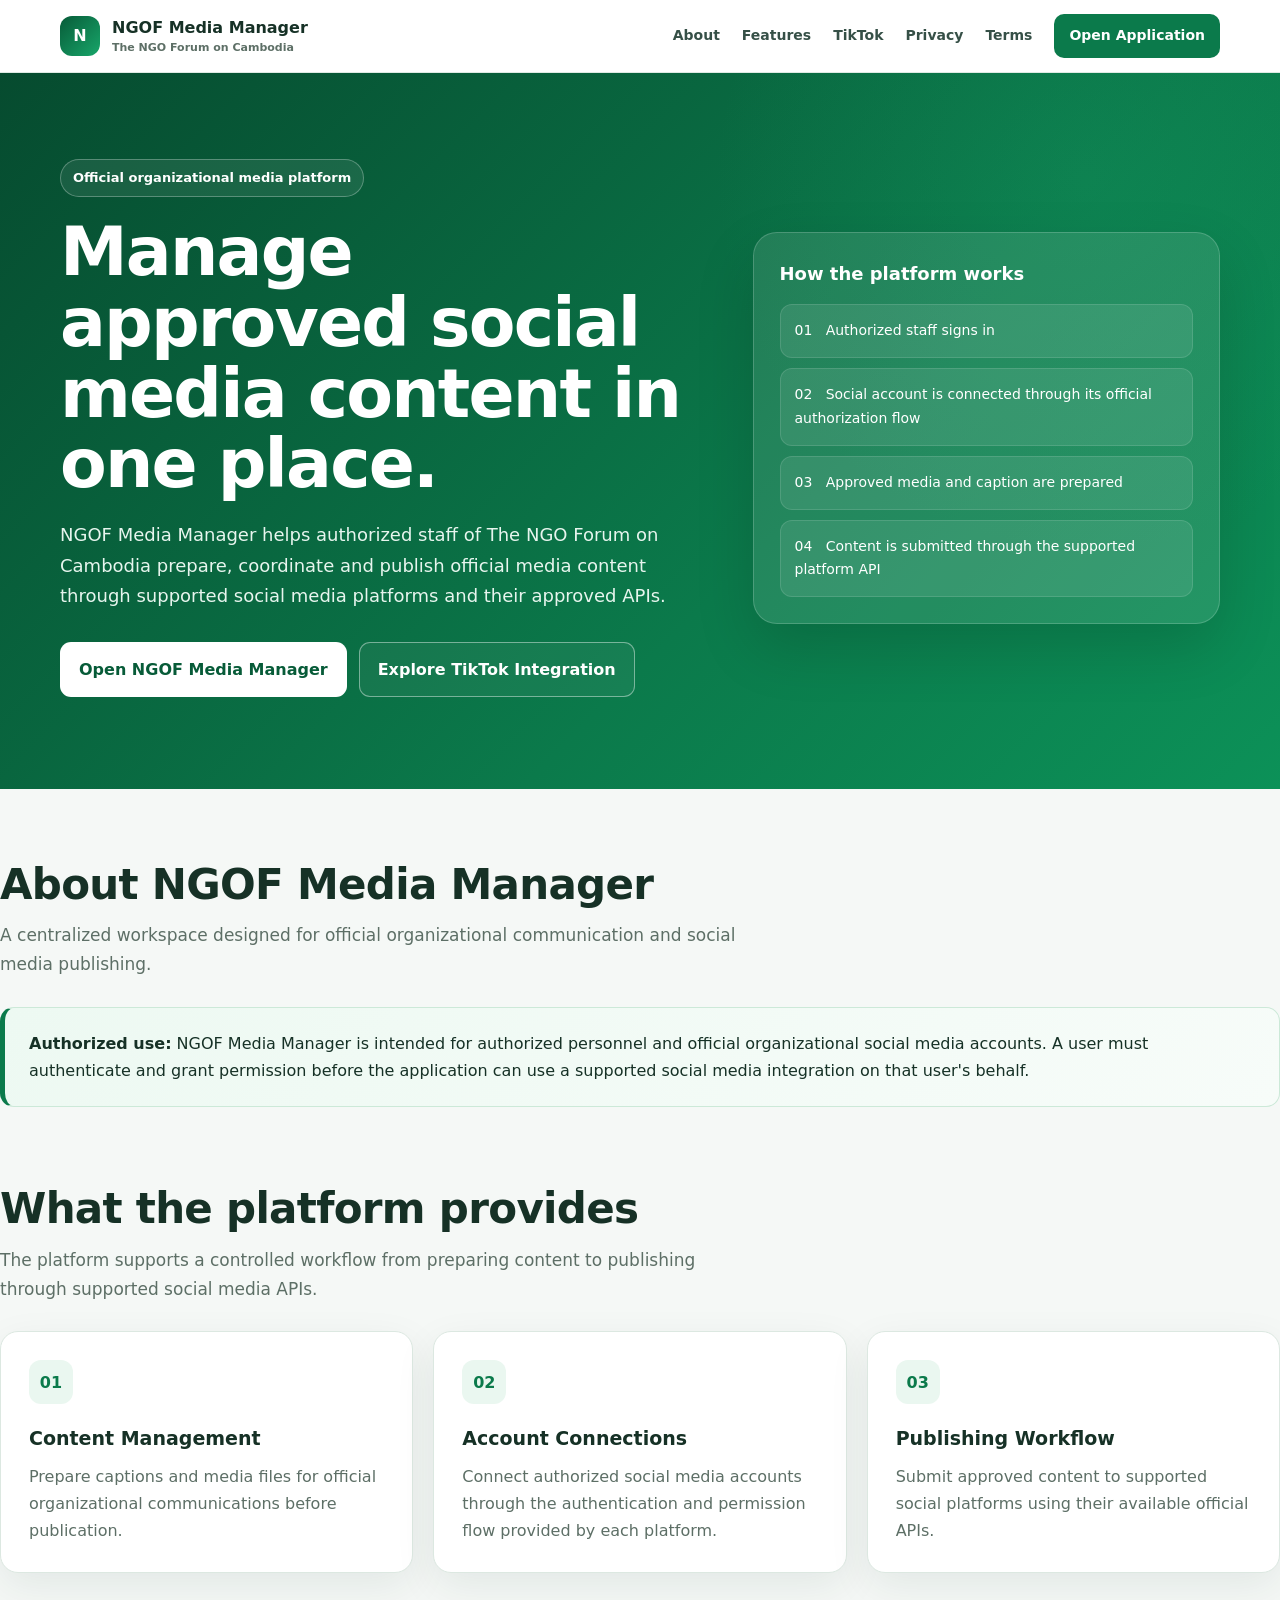
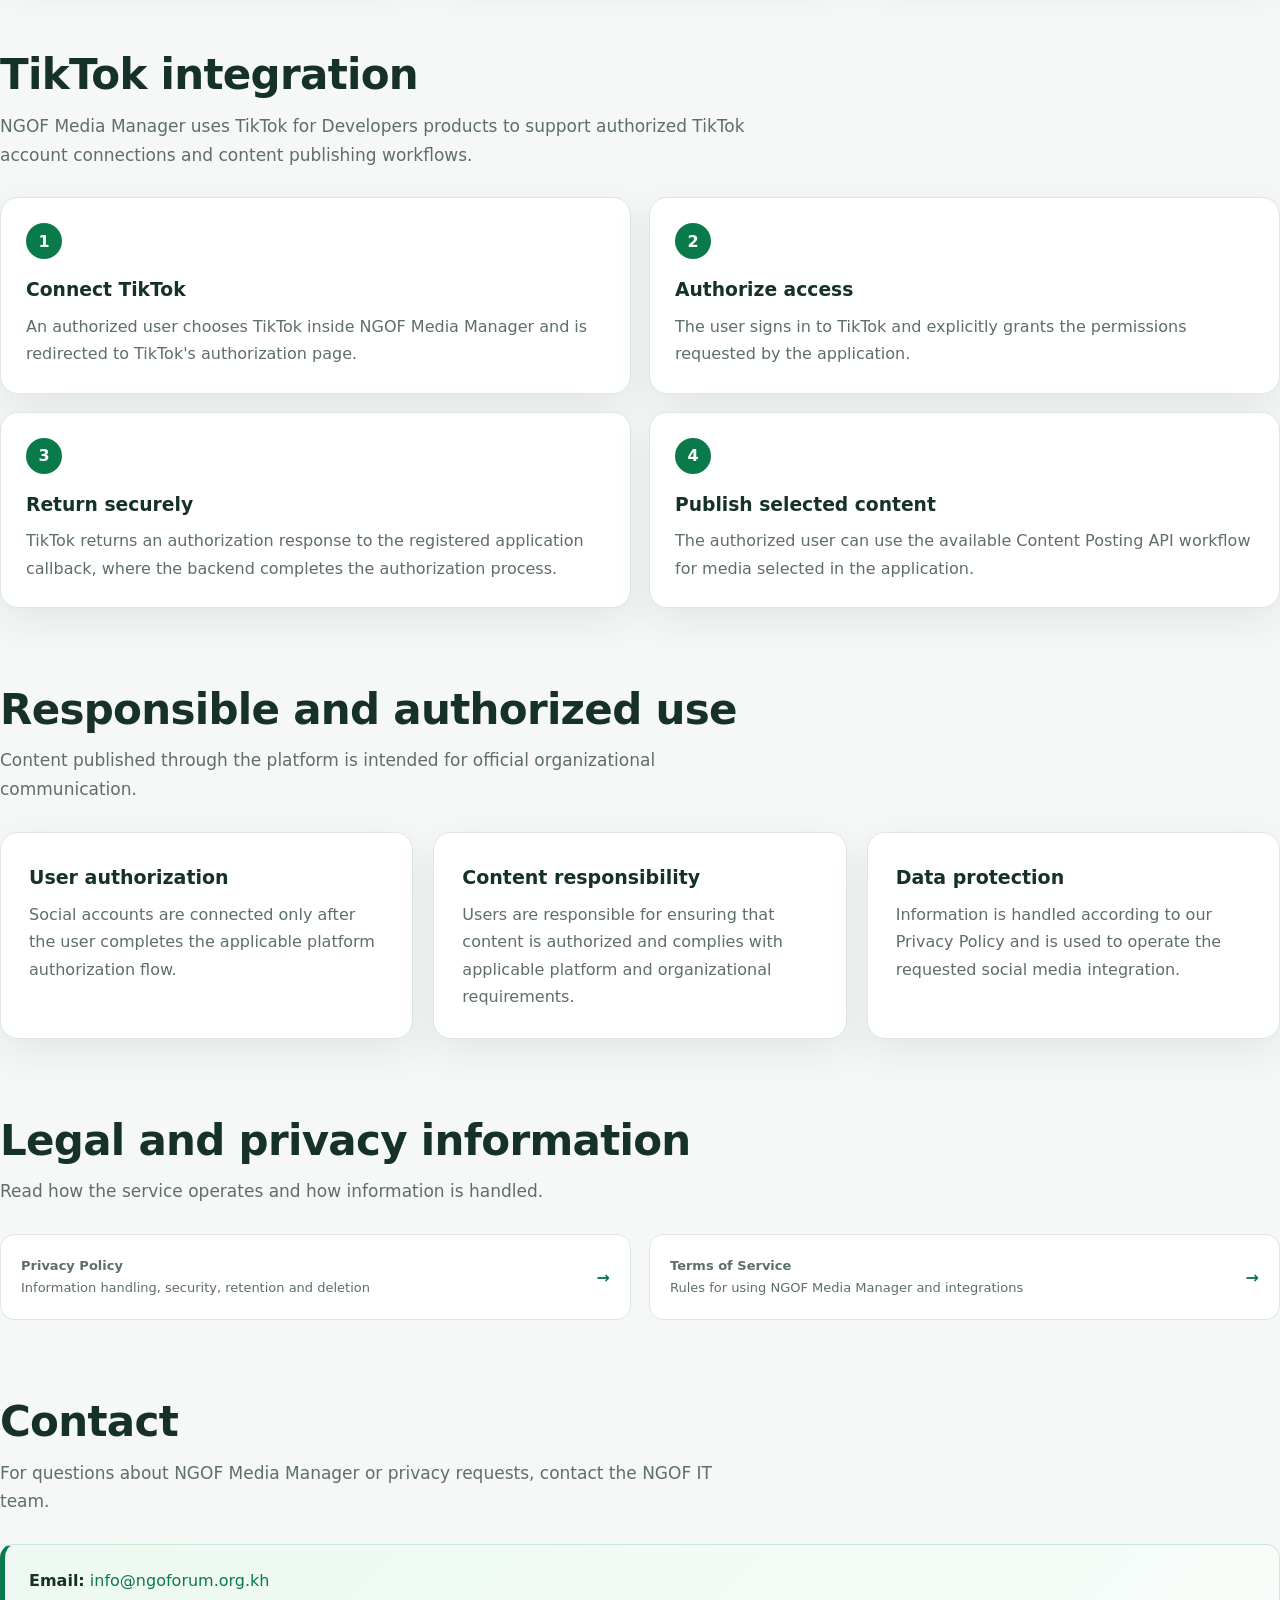
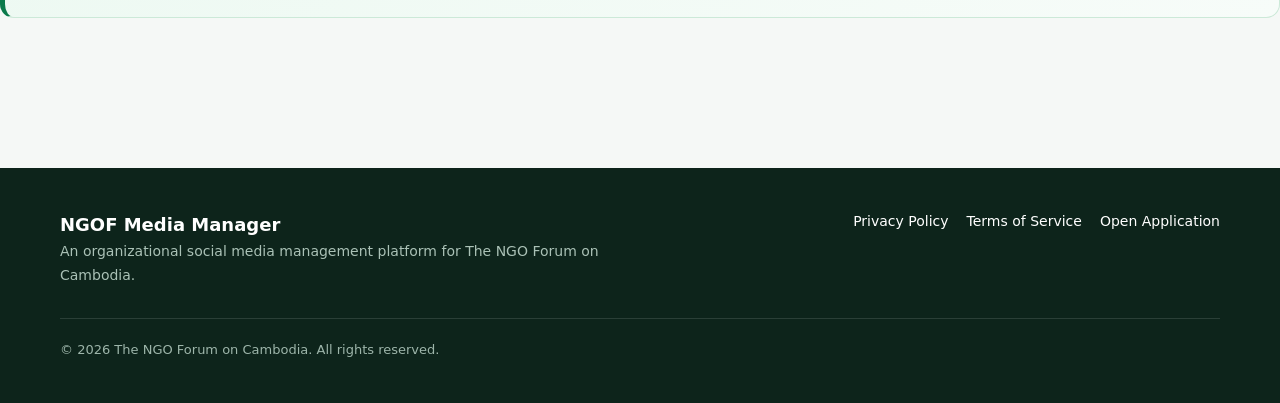
<file: index.html>
<!DOCTYPE html>
<html lang="en">
<head>
  <meta charset="UTF-8">
  <meta name="viewport" content="width=device-width, initial-scale=1.0">
  <meta name="description" content="NGOF Media Manager is a social media content management platform for authorized staff of The NGO Forum on Cambodia.">
  <title>NGOF Media Manager | The NGO Forum on Cambodia</title>
  <link rel="stylesheet" href="style.css">
</head>
<body>
<header class="site-header">
  <div class="container nav">
    <a class="brand" href="index.html">
      <span class="brand-mark">N</span>
      <span>NGOF Media Manager<small>The NGO Forum on Cambodia</small></span>
    </a>
    <nav class="nav-links" aria-label="Main navigation">
      <a href="#about">About</a>
      <a href="#features">Features</a>
      <a href="#tiktok">TikTok</a>
      <a href="privacy.html">Privacy</a>
      <a href="terms.html">Terms</a>
      <a class="nav-cta" href="https://media.ngoforum.org.kh">Open Application</a>
    </nav>
  </div>
</header>

<section class="hero">
  <div class="container hero-inner">
    <div>
      <span class="eyebrow">Official organizational media platform</span>
      <h1>Manage approved social media content in one place.</h1>
      <p>NGOF Media Manager helps authorized staff of The NGO Forum on Cambodia prepare, coordinate and publish official media content through supported social media platforms and their approved APIs.</p>
      <div class="actions">
        <a class="btn btn-light" href="https://media.ngoforum.org.kh">Open NGOF Media Manager</a>
        <a class="btn btn-outline" href="#tiktok">Explore TikTok Integration</a>
      </div>
    </div>
    <div class="hero-panel">
      <h3>How the platform works</h3>
      <div class="flow">
        <div class="flow-item">01 &nbsp; Authorized staff signs in</div>
        <div class="flow-item">02 &nbsp; Social account is connected through its official authorization flow</div>
        <div class="flow-item">03 &nbsp; Approved media and caption are prepared</div>
        <div class="flow-item">04 &nbsp; Content is submitted through the supported platform API</div>
      </div>
    </div>
  </div>
</section>

<main>
  <section id="about" class="section">
    <div class="section-heading">
      <h2>About NGOF Media Manager</h2>
      <p>A centralized workspace designed for official organizational communication and social media publishing.</p>
    </div>
    <div class="notice">
      <strong>Authorized use:</strong> NGOF Media Manager is intended for authorized personnel and official organizational social media accounts. A user must authenticate and grant permission before the application can use a supported social media integration on that user's behalf.
    </div>
  </section>

  <section id="features" class="section">
    <div class="section-heading">
      <h2>What the platform provides</h2>
      <p>The platform supports a controlled workflow from preparing content to publishing through supported social media APIs.</p>
    </div>
    <div class="grid">
      <article class="card"><div class="card-icon">01</div><h3>Content Management</h3><p>Prepare captions and media files for official organizational communications before publication.</p></article>
      <article class="card"><div class="card-icon">02</div><h3>Account Connections</h3><p>Connect authorized social media accounts through the authentication and permission flow provided by each platform.</p></article>
      <article class="card"><div class="card-icon">03</div><h3>Publishing Workflow</h3><p>Submit approved content to supported social platforms using their available official APIs.</p></article>
    </div>
  </section>

  <section id="tiktok" class="section">
    <div class="section-heading">
      <h2>TikTok integration</h2>
      <p>NGOF Media Manager uses TikTok for Developers products to support authorized TikTok account connections and content publishing workflows.</p>
    </div>
    <div class="steps">
      <article class="step"><div class="step-number">1</div><h3>Connect TikTok</h3><p>An authorized user chooses TikTok inside NGOF Media Manager and is redirected to TikTok's authorization page.</p></article>
      <article class="step"><div class="step-number">2</div><h3>Authorize access</h3><p>The user signs in to TikTok and explicitly grants the permissions requested by the application.</p></article>
      <article class="step"><div class="step-number">3</div><h3>Return securely</h3><p>TikTok returns an authorization response to the registered application callback, where the backend completes the authorization process.</p></article>
      <article class="step"><div class="step-number">4</div><h3>Publish selected content</h3><p>The authorized user can use the available Content Posting API workflow for media selected in the application.</p></article>
    </div>
  </section>

  <section class="section">
    <div class="section-heading">
      <h2>Responsible and authorized use</h2>
      <p>Content published through the platform is intended for official organizational communication.</p>
    </div>
    <div class="grid">
      <article class="card"><h3>User authorization</h3><p>Social accounts are connected only after the user completes the applicable platform authorization flow.</p></article>
      <article class="card"><h3>Content responsibility</h3><p>Users are responsible for ensuring that content is authorized and complies with applicable platform and organizational requirements.</p></article>
      <article class="card"><h3>Data protection</h3><p>Information is handled according to our Privacy Policy and is used to operate the requested social media integration.</p></article>
    </div>
  </section>

  <section class="section">
    <div class="section-heading">
      <h2>Legal and privacy information</h2>
      <p>Read how the service operates and how information is handled.</p>
    </div>
    <div class="legal-links">
      <a class="legal-link" href="privacy.html"><span><strong>Privacy Policy</strong><span>Information handling, security, retention and deletion</span></span><b>→</b></a>
      <a class="legal-link" href="terms.html"><span><strong>Terms of Service</strong><span>Rules for using NGOF Media Manager and integrations</span></span><b>→</b></a>
    </div>
  </section>

  <section class="section">
    <div class="section-heading">
      <h2>Contact</h2>
      <p>For questions about NGOF Media Manager or privacy requests, contact the NGOF IT team.</p>
    </div>
    <div class="notice"><strong>Email:</strong> <a href="mailto:info@ngoforum.org.kh">info@ngoforum.org.kh</a></div>
  </section>
</main>

<footer class="site-footer">
  <div class="container">
    <div class="footer-grid">
      <div>
        <div class="footer-brand">NGOF Media Manager</div>
        <div class="footer-copy">An organizational social media management platform for The NGO Forum on Cambodia.</div>
      </div>
      <div class="footer-links">
        <a href="privacy.html">Privacy Policy</a>
        <a href="terms.html">Terms of Service</a>
        <a href="https://media.ngoforum.org.kh">Open Application</a>
      </div>
    </div>
    <div class="copyright">© 2026 The NGO Forum on Cambodia. All rights reserved.</div>
  </div>
</footer>
</body>
</html>
</file>
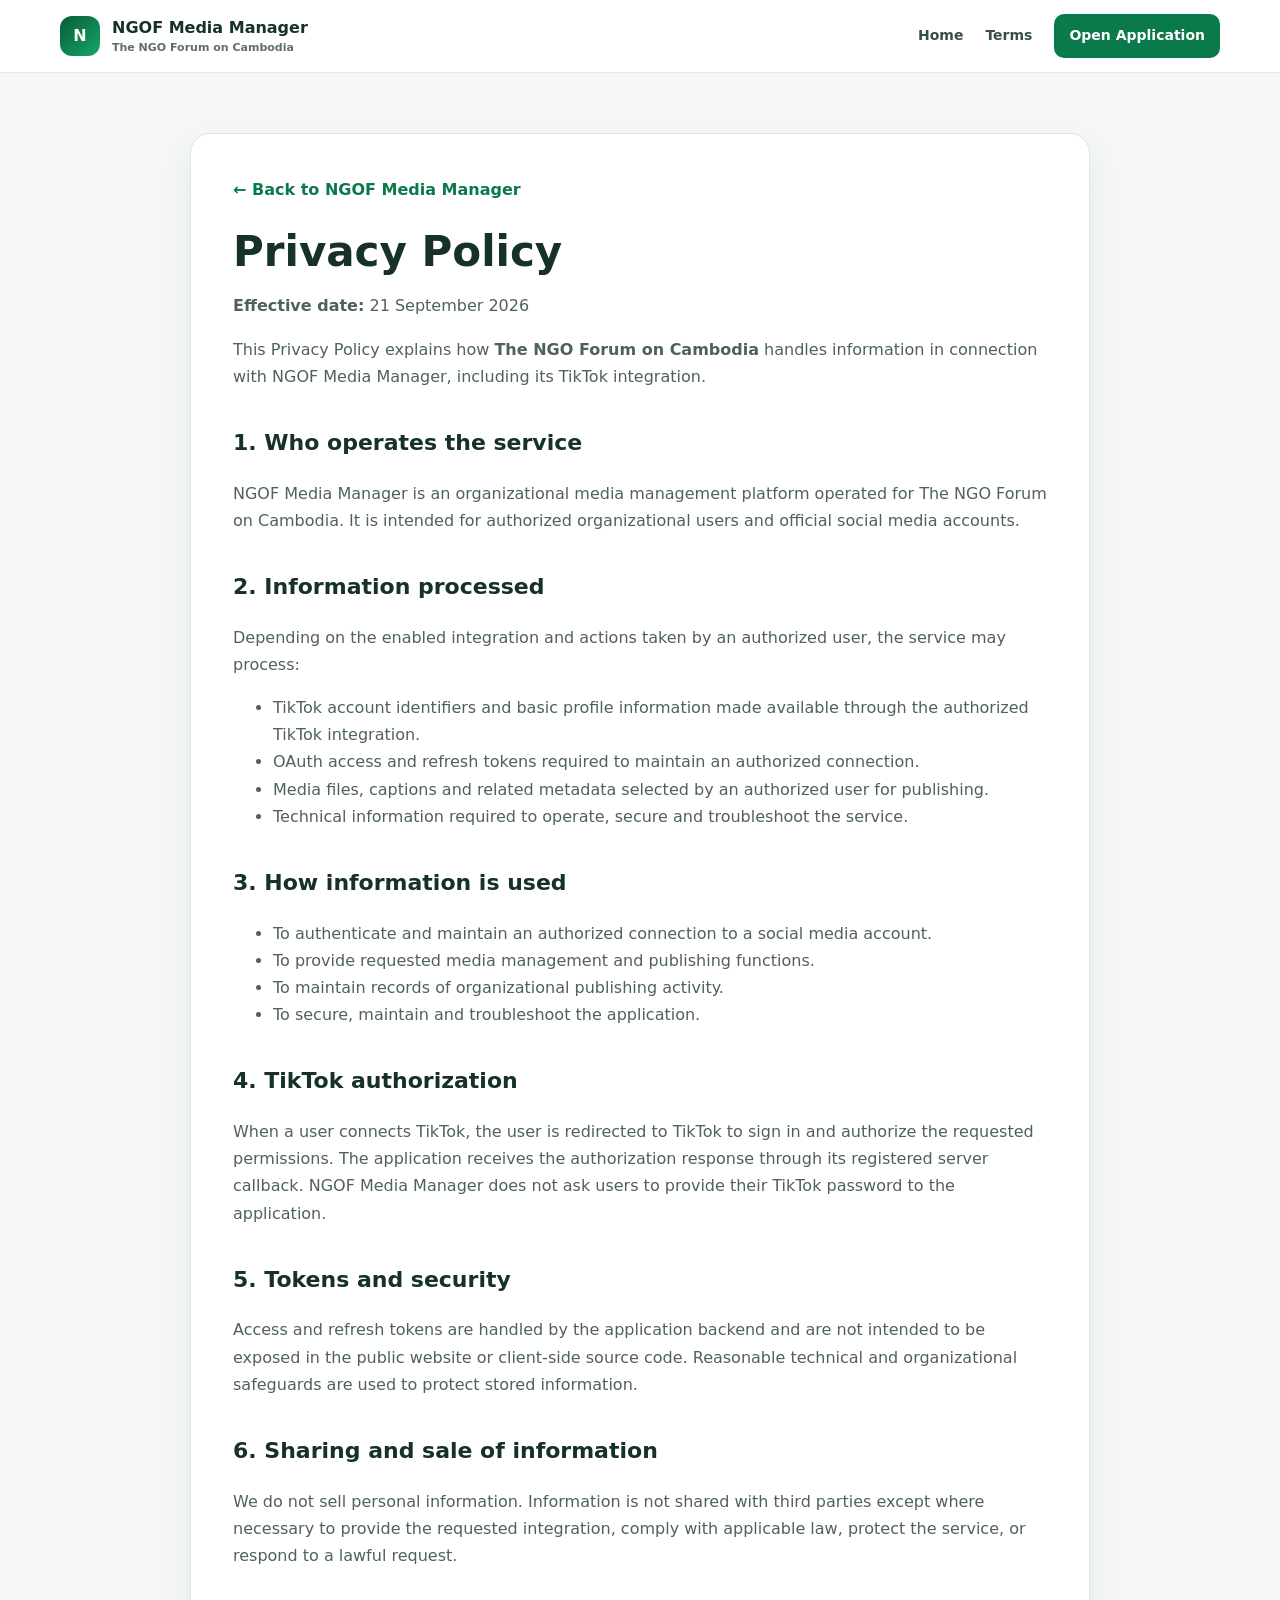
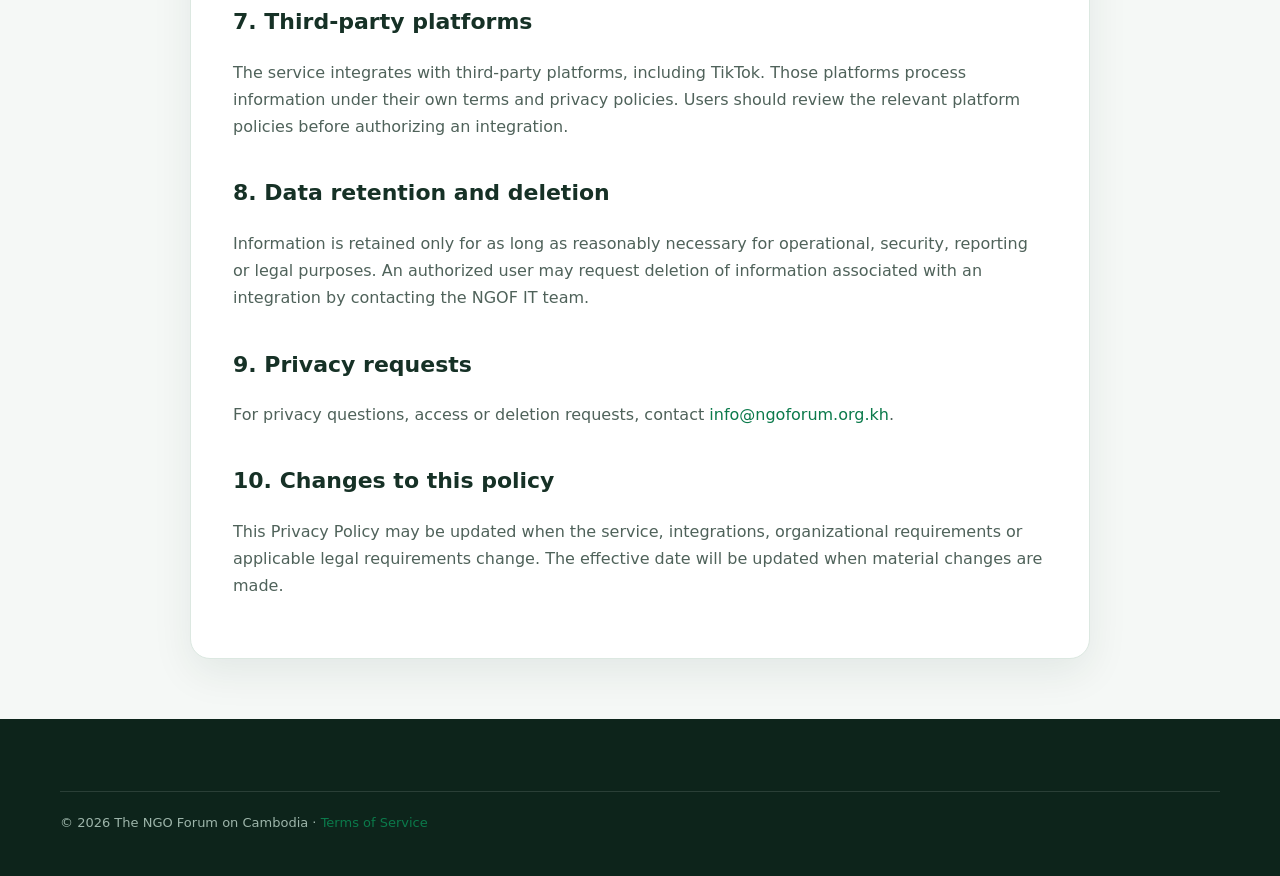
<file: privacy.html>
<!DOCTYPE html>
<html lang="en">
<head>
<meta charset="UTF-8"><meta name="viewport" content="width=device-width, initial-scale=1.0">
<meta name="description" content="Privacy Policy for NGOF Media Manager.">
<title>Privacy Policy | NGOF Media Manager</title>
<link rel="stylesheet" href="style.css">
</head>
<body>
<header class="site-header"><div class="container nav">
<a class="brand" href="index.html"><span class="brand-mark">N</span><span>NGOF Media Manager<small>The NGO Forum on Cambodia</small></span></a>
<nav class="nav-links"><a href="index.html">Home</a><a href="terms.html">Terms</a><a class="nav-cta" href="https://media.ngoforum.org.kh">Open Application</a></nav>
</div></header>
<main class="legal-page"><div class="container"><article class="legal-card">
<a class="back" href="index.html">← Back to NGOF Media Manager</a>
<h1>Privacy Policy</h1><p><strong>Effective date:</strong> 21 September 2026</p>
<p>This Privacy Policy explains how <strong>The NGO Forum on Cambodia</strong> handles information in connection with NGOF Media Manager, including its TikTok integration.</p>
<h2>1. Who operates the service</h2><p>NGOF Media Manager is an organizational media management platform operated for The NGO Forum on Cambodia. It is intended for authorized organizational users and official social media accounts.</p>
<h2>2. Information processed</h2><p>Depending on the enabled integration and actions taken by an authorized user, the service may process:</p>
<ul><li>TikTok account identifiers and basic profile information made available through the authorized TikTok integration.</li><li>OAuth access and refresh tokens required to maintain an authorized connection.</li><li>Media files, captions and related metadata selected by an authorized user for publishing.</li><li>Technical information required to operate, secure and troubleshoot the service.</li></ul>
<h2>3. How information is used</h2><ul><li>To authenticate and maintain an authorized connection to a social media account.</li><li>To provide requested media management and publishing functions.</li><li>To maintain records of organizational publishing activity.</li><li>To secure, maintain and troubleshoot the application.</li></ul>
<h2>4. TikTok authorization</h2><p>When a user connects TikTok, the user is redirected to TikTok to sign in and authorize the requested permissions. The application receives the authorization response through its registered server callback. NGOF Media Manager does not ask users to provide their TikTok password to the application.</p>
<h2>5. Tokens and security</h2><p>Access and refresh tokens are handled by the application backend and are not intended to be exposed in the public website or client-side source code. Reasonable technical and organizational safeguards are used to protect stored information.</p>
<h2>6. Sharing and sale of information</h2><p>We do not sell personal information. Information is not shared with third parties except where necessary to provide the requested integration, comply with applicable law, protect the service, or respond to a lawful request.</p>
<h2>7. Third-party platforms</h2><p>The service integrates with third-party platforms, including TikTok. Those platforms process information under their own terms and privacy policies. Users should review the relevant platform policies before authorizing an integration.</p>
<h2>8. Data retention and deletion</h2><p>Information is retained only for as long as reasonably necessary for operational, security, reporting or legal purposes. An authorized user may request deletion of information associated with an integration by contacting the NGOF IT team.</p>
<h2>9. Privacy requests</h2><p>For privacy questions, access or deletion requests, contact <a href="mailto:info@ngoforum.org.kh">info@ngoforum.org.kh</a>.</p>
<h2>10. Changes to this policy</h2><p>This Privacy Policy may be updated when the service, integrations, organizational requirements or applicable legal requirements change. The effective date will be updated when material changes are made.</p>
</article></div></main>
<footer class="site-footer"><div class="container"><div class="copyright">© 2026 The NGO Forum on Cambodia · <a href="terms.html">Terms of Service</a></div></div></footer>
</body>
</html>
</file>
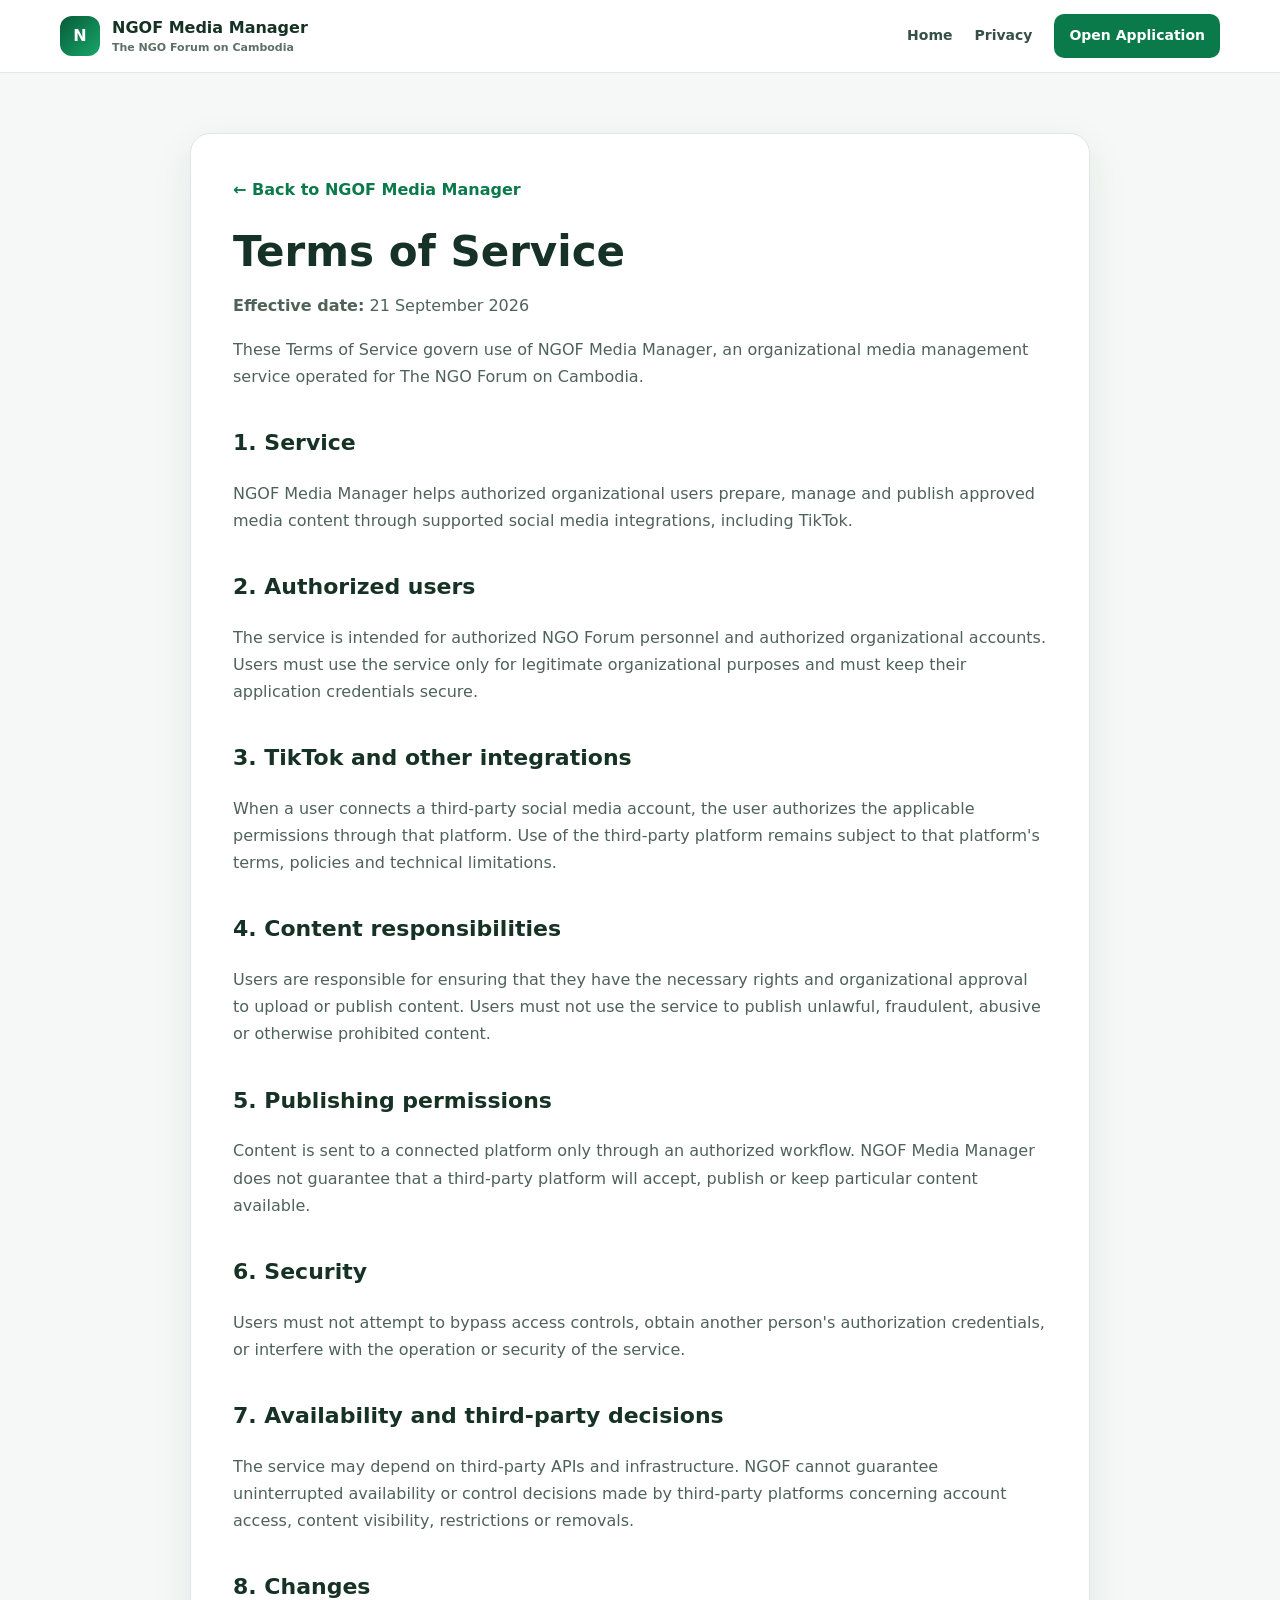
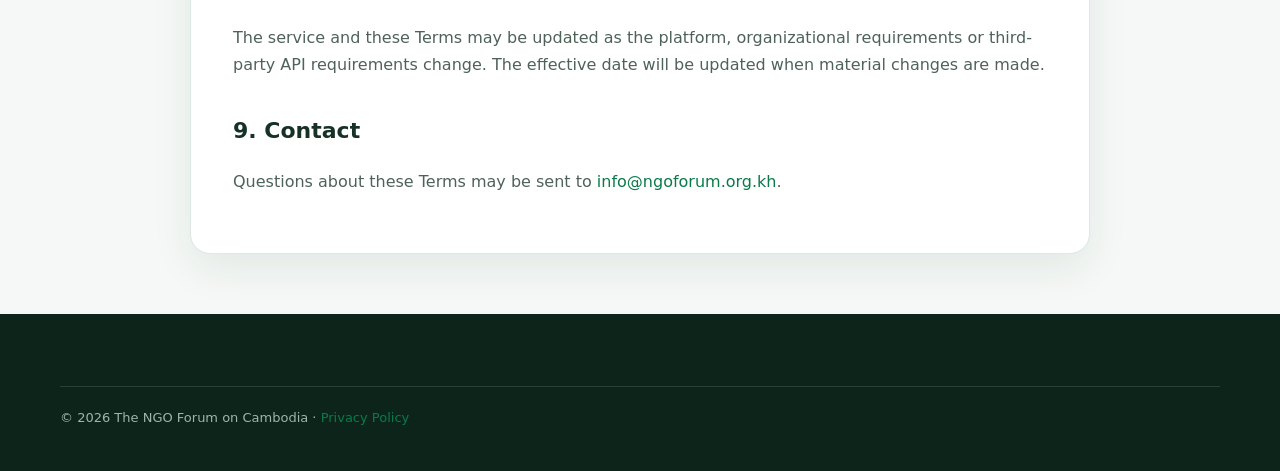
<file: terms.html>
<!DOCTYPE html>
<html lang="en">
<head>
<meta charset="UTF-8"><meta name="viewport" content="width=device-width, initial-scale=1.0">
<meta name="description" content="Terms of Service for NGOF Media Manager.">
<title>Terms of Service | NGOF Media Manager</title>
<link rel="stylesheet" href="style.css">
</head>
<body>
<header class="site-header"><div class="container nav">
<a class="brand" href="index.html"><span class="brand-mark">N</span><span>NGOF Media Manager<small>The NGO Forum on Cambodia</small></span></a>
<nav class="nav-links"><a href="index.html">Home</a><a href="privacy.html">Privacy</a><a class="nav-cta" href="https://media.ngoforum.org.kh">Open Application</a></nav>
</div></header>
<main class="legal-page"><div class="container"><article class="legal-card">
<a class="back" href="index.html">← Back to NGOF Media Manager</a>
<h1>Terms of Service</h1><p><strong>Effective date:</strong> 21 September 2026</p>
<p>These Terms of Service govern use of NGOF Media Manager, an organizational media management service operated for The NGO Forum on Cambodia.</p>
<h2>1. Service</h2><p>NGOF Media Manager helps authorized organizational users prepare, manage and publish approved media content through supported social media integrations, including TikTok.</p>
<h2>2. Authorized users</h2><p>The service is intended for authorized NGO Forum personnel and authorized organizational accounts. Users must use the service only for legitimate organizational purposes and must keep their application credentials secure.</p>
<h2>3. TikTok and other integrations</h2><p>When a user connects a third-party social media account, the user authorizes the applicable permissions through that platform. Use of the third-party platform remains subject to that platform's terms, policies and technical limitations.</p>
<h2>4. Content responsibilities</h2><p>Users are responsible for ensuring that they have the necessary rights and organizational approval to upload or publish content. Users must not use the service to publish unlawful, fraudulent, abusive or otherwise prohibited content.</p>
<h2>5. Publishing permissions</h2><p>Content is sent to a connected platform only through an authorized workflow. NGOF Media Manager does not guarantee that a third-party platform will accept, publish or keep particular content available.</p>
<h2>6. Security</h2><p>Users must not attempt to bypass access controls, obtain another person's authorization credentials, or interfere with the operation or security of the service.</p>
<h2>7. Availability and third-party decisions</h2><p>The service may depend on third-party APIs and infrastructure. NGOF cannot guarantee uninterrupted availability or control decisions made by third-party platforms concerning account access, content visibility, restrictions or removals.</p>
<h2>8. Changes</h2><p>The service and these Terms may be updated as the platform, organizational requirements or third-party API requirements change. The effective date will be updated when material changes are made.</p>
<h2>9. Contact</h2><p>Questions about these Terms may be sent to <a href="mailto:info@ngoforum.org.kh">info@ngoforum.org.kh</a>.</p>
</article></div></main>
<footer class="site-footer"><div class="container"><div class="copyright">© 2026 The NGO Forum on Cambodia · <a href="privacy.html">Privacy Policy</a></div></div></footer>
</body>
</html>
</file>
<file: style.css>
:root{
  --primary:#0b7a4b;
  --primary-dark:#075b38;
  --primary-light:#eaf7f0;
  --accent:#18a66a;
  --text:#163126;
  --muted:#5d6f66;
  --bg:#f5f8f6;
  --white:#ffffff;
  --border:#dce8e1;
  --shadow:0 14px 40px rgba(15,54,39,.08);
  --radius:18px;
  --max:1160px;
}
*{box-sizing:border-box}
html{scroll-behavior:smooth}
body{margin:0;font-family:Inter,ui-sans-serif,system-ui,-apple-system,BlinkMacSystemFont,"Segoe UI",Arial,sans-serif;color:var(--text);background:var(--bg);line-height:1.7}
a{color:var(--primary);text-decoration:none}
a:hover{text-decoration:underline}
.container{width:min(var(--max),calc(100% - 40px));margin:auto}
.site-header{position:sticky;top:0;z-index:20;background:rgba(255,255,255,.94);backdrop-filter:blur(14px);border-bottom:1px solid rgba(220,232,225,.9)}
.nav{min-height:72px;display:flex;align-items:center;justify-content:space-between;gap:28px}
.brand{display:flex;align-items:center;gap:12px;color:var(--text);font-weight:800}
.brand-mark{width:40px;height:40px;border-radius:12px;background:linear-gradient(135deg,var(--primary-dark),var(--accent));display:grid;place-items:center;color:#fff;font-weight:900}
.brand small{display:block;color:var(--muted);font-size:11px;font-weight:600;margin-top:-2px}
.nav-links{display:flex;align-items:center;gap:22px;flex-wrap:wrap}
.nav-links a{font-size:14px;font-weight:650;color:#365047}
.nav-links a:hover{color:var(--primary);text-decoration:none}
.nav-cta{background:var(--primary);color:#fff!important;padding:10px 15px;border-radius:10px}
.hero{background:radial-gradient(circle at 85% 15%,rgba(24,166,106,.22),transparent 30%),linear-gradient(135deg,#064b2f,#0b7a4b 62%,#0c9158);color:#fff}
.hero-inner{padding:86px 0 92px;display:grid;grid-template-columns:1.15fr .85fr;gap:60px;align-items:center}
.eyebrow{display:inline-flex;align-items:center;gap:8px;padding:7px 12px;border:1px solid rgba(255,255,255,.28);border-radius:999px;background:rgba(255,255,255,.08);font-size:13px;font-weight:700}
.hero h1{font-size:clamp(40px,6vw,68px);line-height:1.04;letter-spacing:-1.8px;margin:20px 0}
.hero p{font-size:18px;color:#e7f5ee;max-width:720px;margin:0}
.actions{display:flex;gap:12px;flex-wrap:wrap;margin-top:30px}
.btn{display:inline-flex;align-items:center;justify-content:center;padding:13px 18px;border-radius:11px;font-weight:800;border:1px solid transparent}
.btn:hover{text-decoration:none}
.btn-light{background:#fff;color:var(--primary-dark)}
.btn-outline{border-color:rgba(255,255,255,.42);color:#fff;background:rgba(255,255,255,.05)}
.hero-panel{background:rgba(255,255,255,.1);border:1px solid rgba(255,255,255,.18);border-radius:24px;padding:26px;box-shadow:0 24px 60px rgba(0,0,0,.14)}
.hero-panel h3{margin:0 0 15px;font-size:18px}
.flow{display:grid;gap:10px}
.flow-item{padding:14px;border-radius:12px;background:rgba(255,255,255,.09);border:1px solid rgba(255,255,255,.12);font-size:14px}
main{padding:72px 0}
.section{margin-bottom:78px}
.section-heading{max-width:760px;margin-bottom:28px}
.section-heading h2{font-size:clamp(30px,4vw,42px);line-height:1.15;margin:0 0 12px;letter-spacing:-.7px}
.section-heading p{margin:0;color:var(--muted);font-size:17px}
.grid{display:grid;grid-template-columns:repeat(3,1fr);gap:20px}
.card{background:var(--white);border:1px solid var(--border);border-radius:var(--radius);padding:28px;box-shadow:var(--shadow)}
.card-icon{width:44px;height:44px;border-radius:12px;background:var(--primary-light);color:var(--primary);display:grid;place-items:center;font-weight:900;margin-bottom:18px}
.card h3{margin:0 0 8px;font-size:19px}
.card p{margin:0;color:var(--muted)}
.steps{display:grid;grid-template-columns:repeat(2,1fr);gap:18px}
.step{background:#fff;border:1px solid var(--border);border-radius:var(--radius);padding:25px;box-shadow:var(--shadow)}
.step-number{width:36px;height:36px;border-radius:50%;background:var(--primary);color:#fff;display:grid;place-items:center;font-weight:800;margin-bottom:15px}
.step h3{margin:0 0 7px}
.step p{margin:0;color:var(--muted)}
.notice{background:linear-gradient(135deg,#edf9f2,#f7fcf9);border:1px solid #cce9d8;border-left:5px solid var(--primary);border-radius:14px;padding:22px 24px}
.legal-links{display:grid;grid-template-columns:1fr 1fr;gap:18px}
.legal-link{background:#fff;border:1px solid var(--border);border-radius:14px;padding:20px;display:flex;justify-content:space-between;align-items:center}
.legal-link strong{display:block}.legal-link span{color:var(--muted);font-size:13px}
.site-footer{background:#0d241b;color:#d8e8e0;padding:42px 0}
.footer-grid{display:grid;grid-template-columns:1fr auto;gap:30px;align-items:start}
.footer-brand{font-weight:800;color:#fff;font-size:18px}.footer-copy{color:#aac1b6;font-size:14px;max-width:580px}
.footer-links{display:flex;gap:18px;flex-wrap:wrap;justify-content:flex-end}.footer-links a{color:#fff;font-size:14px}
.copyright{margin-top:30px;padding-top:20px;border-top:1px solid rgba(255,255,255,.12);font-size:13px;color:#9db5aa}
.legal-page{padding:60px 0}
.legal-card{background:#fff;border:1px solid var(--border);border-radius:20px;padding:42px;box-shadow:var(--shadow);max-width:900px;margin:auto}
.legal-card h1{font-size:42px;line-height:1.15;margin:0 0 8px}
.legal-card h2{margin-top:34px;font-size:22px}
.legal-card p,.legal-card li{color:#4f625a}
.back{display:inline-flex;margin-bottom:25px;font-weight:700}
@media(max-width:900px){
  .hero-inner{grid-template-columns:1fr;padding:65px 0}
  .grid{grid-template-columns:1fr}
  .steps{grid-template-columns:1fr}
  .nav{padding:10px 0}.nav-links{gap:12px}
}
@media(max-width:640px){
  .container{width:min(var(--max),calc(100% - 28px))}
  .nav{align-items:flex-start;flex-direction:column}
  .nav-links{width:100%;padding-bottom:8px}
  .nav-links .nav-cta{margin-left:auto}
  .hero h1{font-size:42px}
  .legal-links{grid-template-columns:1fr}
  .legal-card{padding:25px}
  .legal-card h1{font-size:34px}
}
</file>
